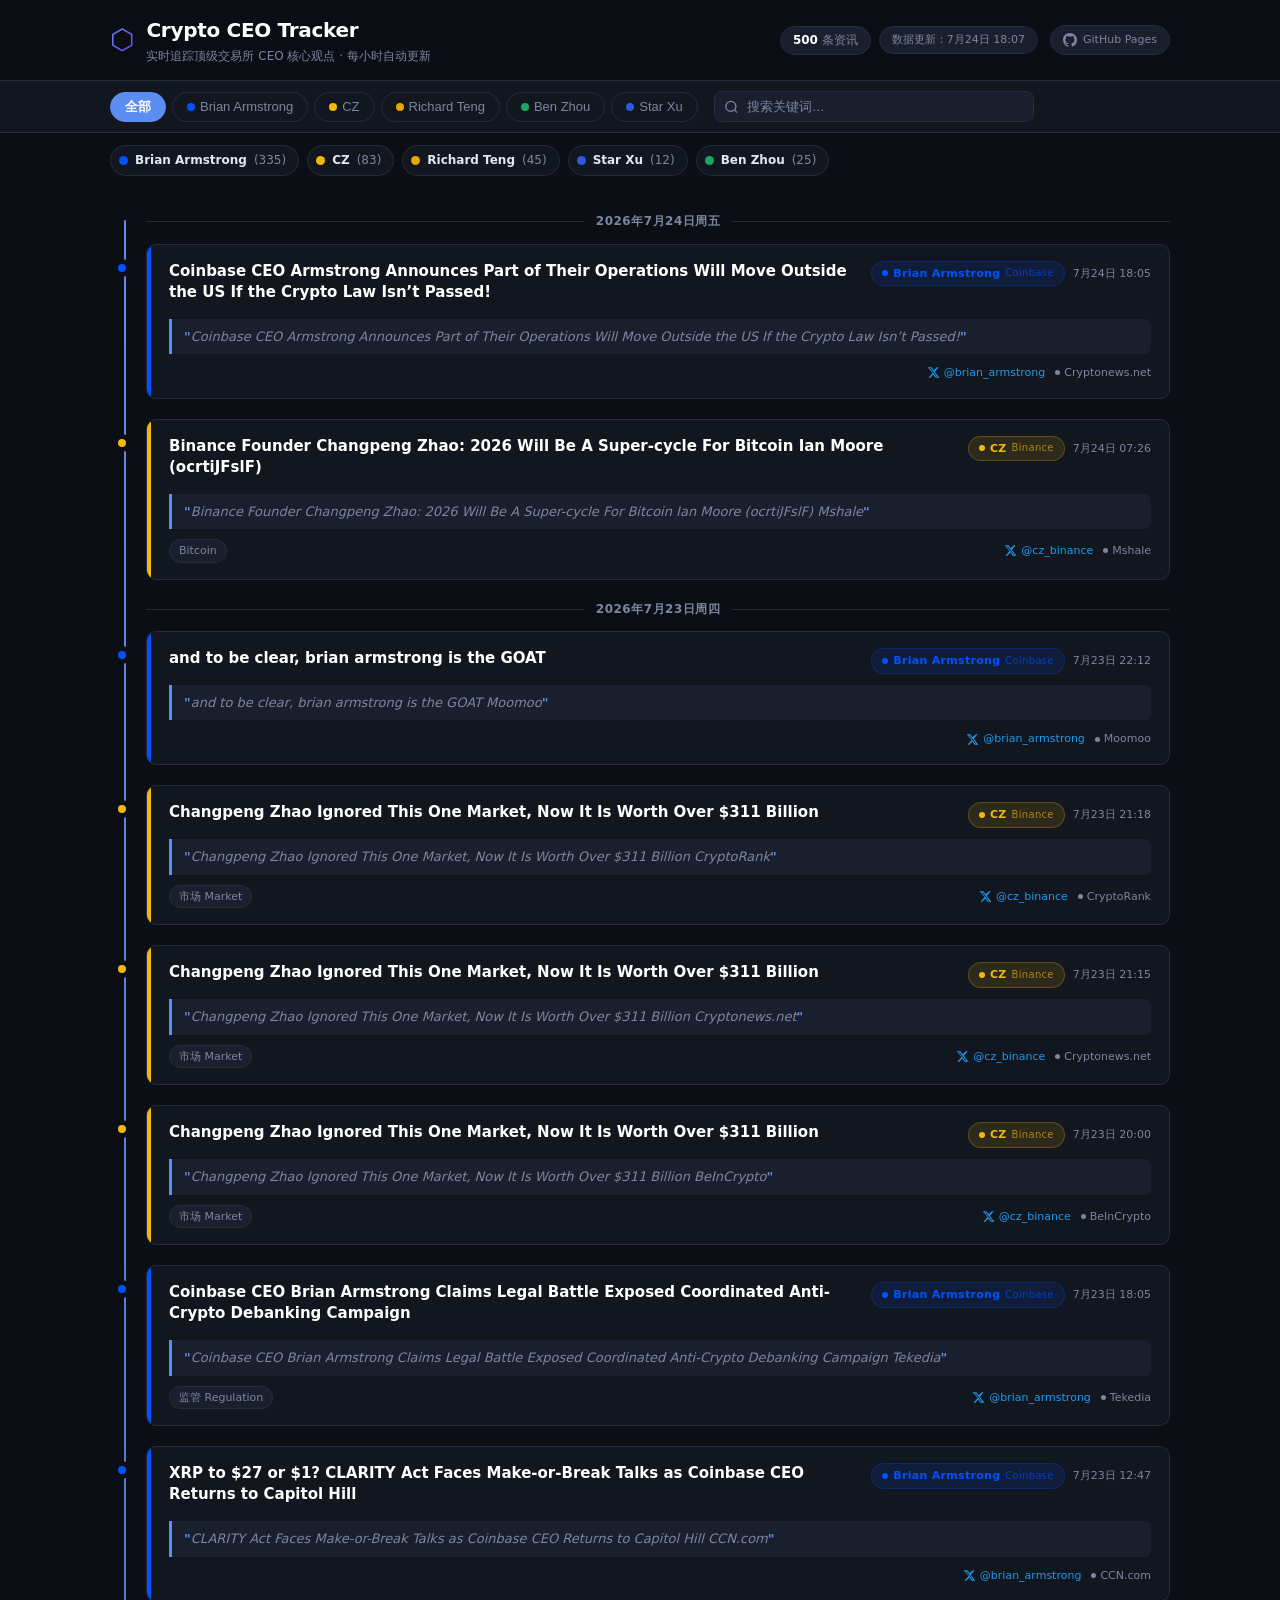
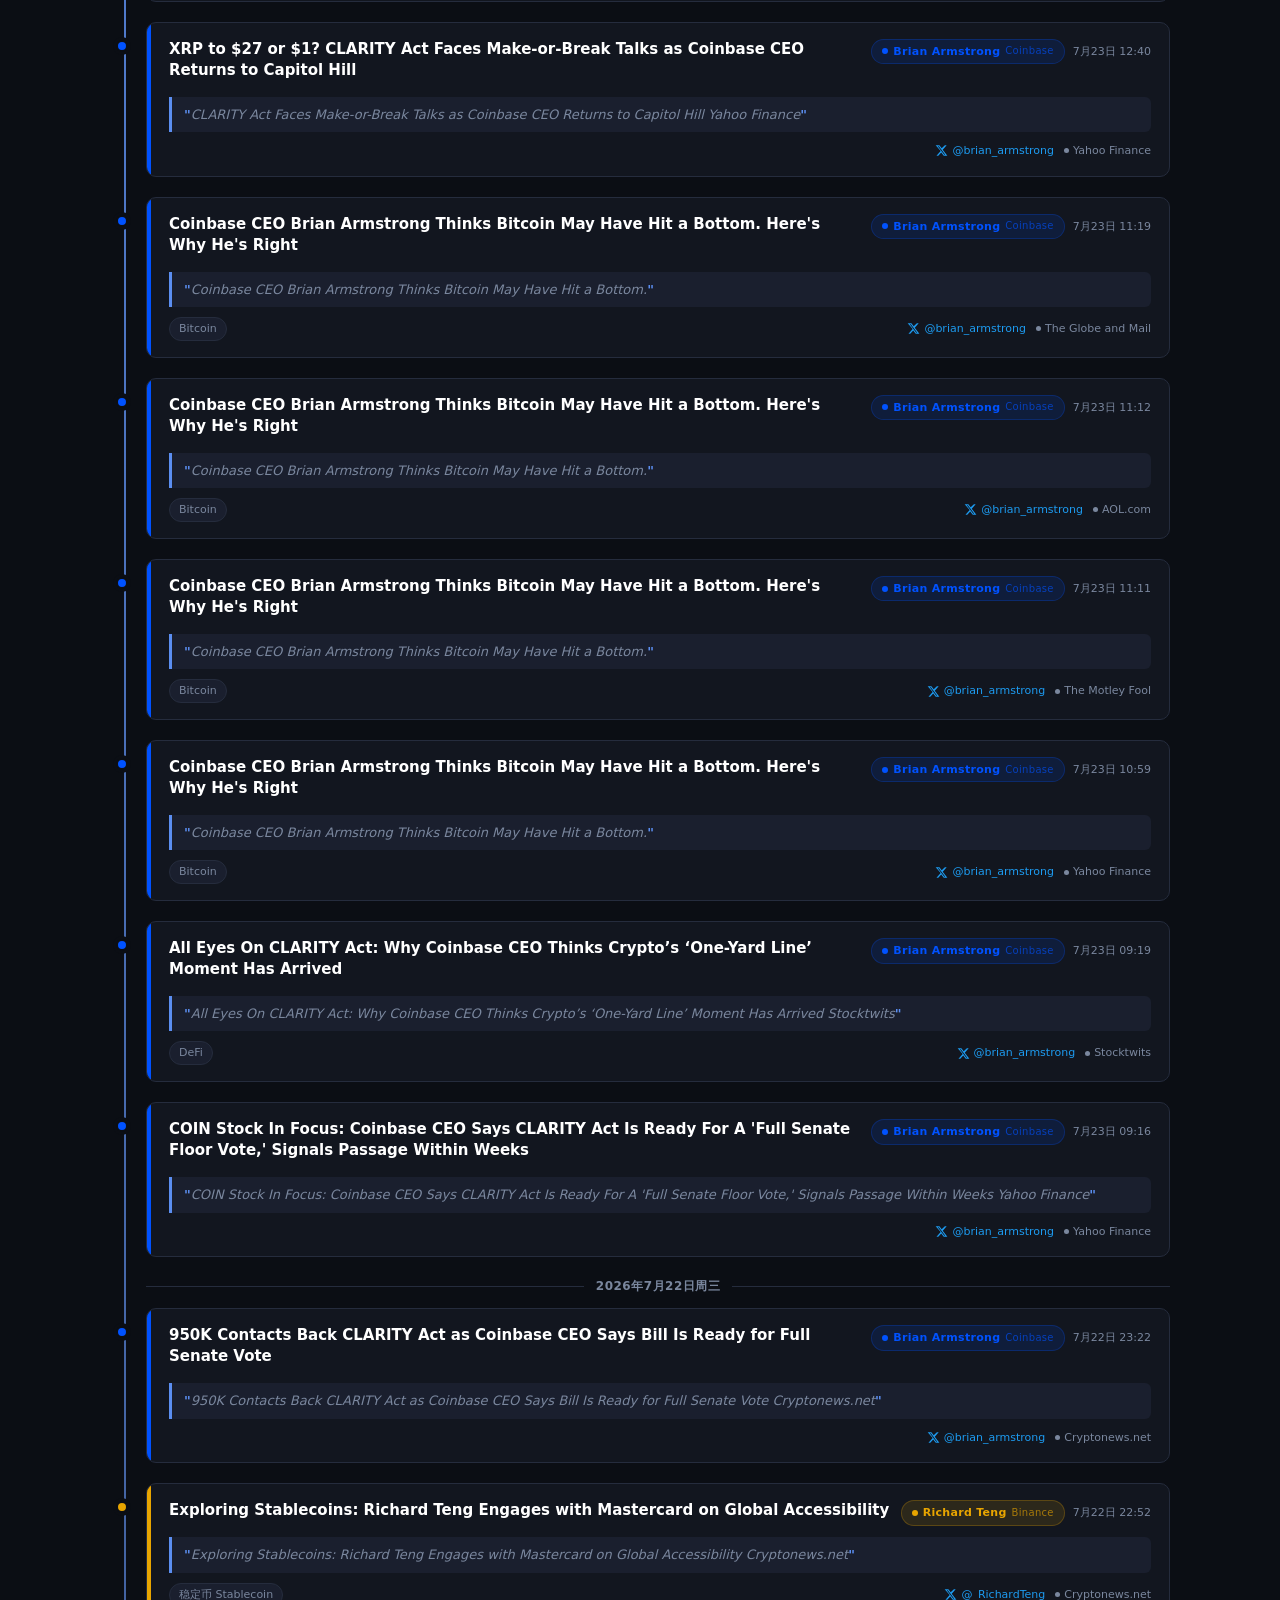
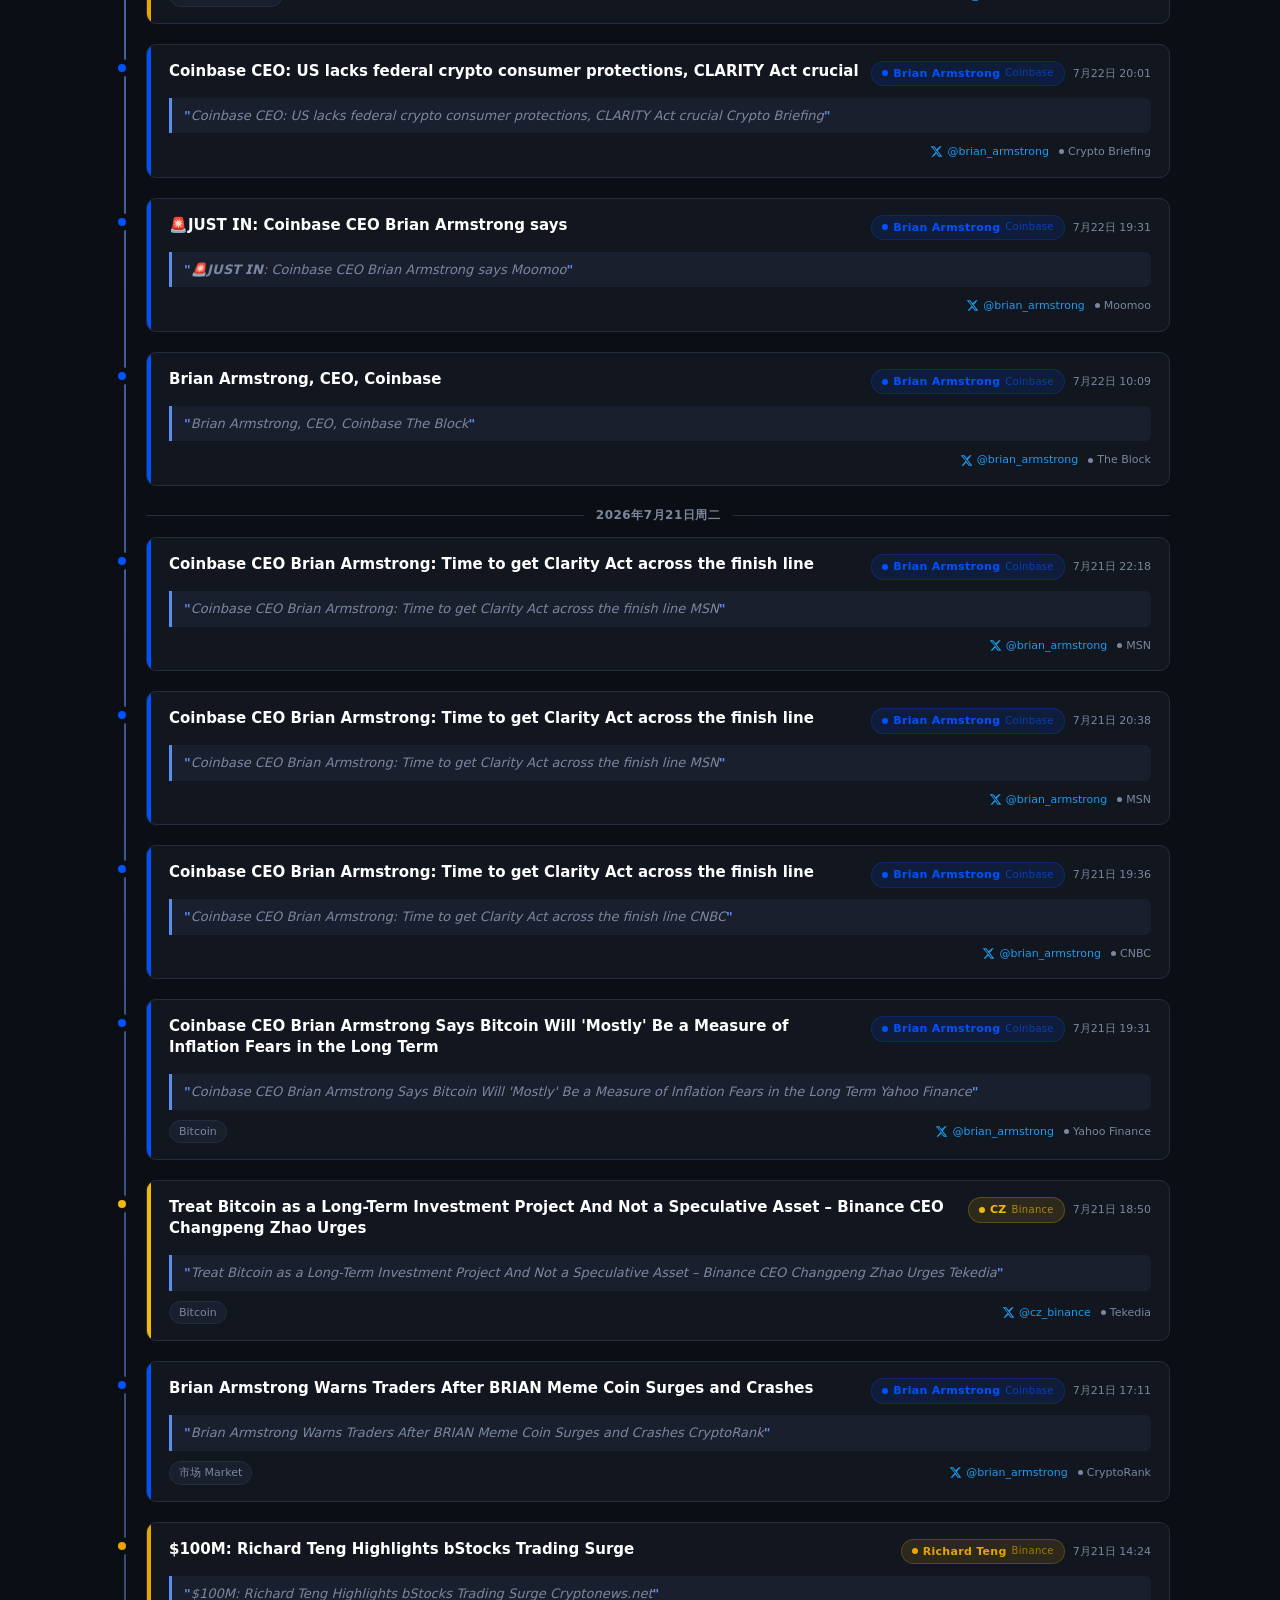
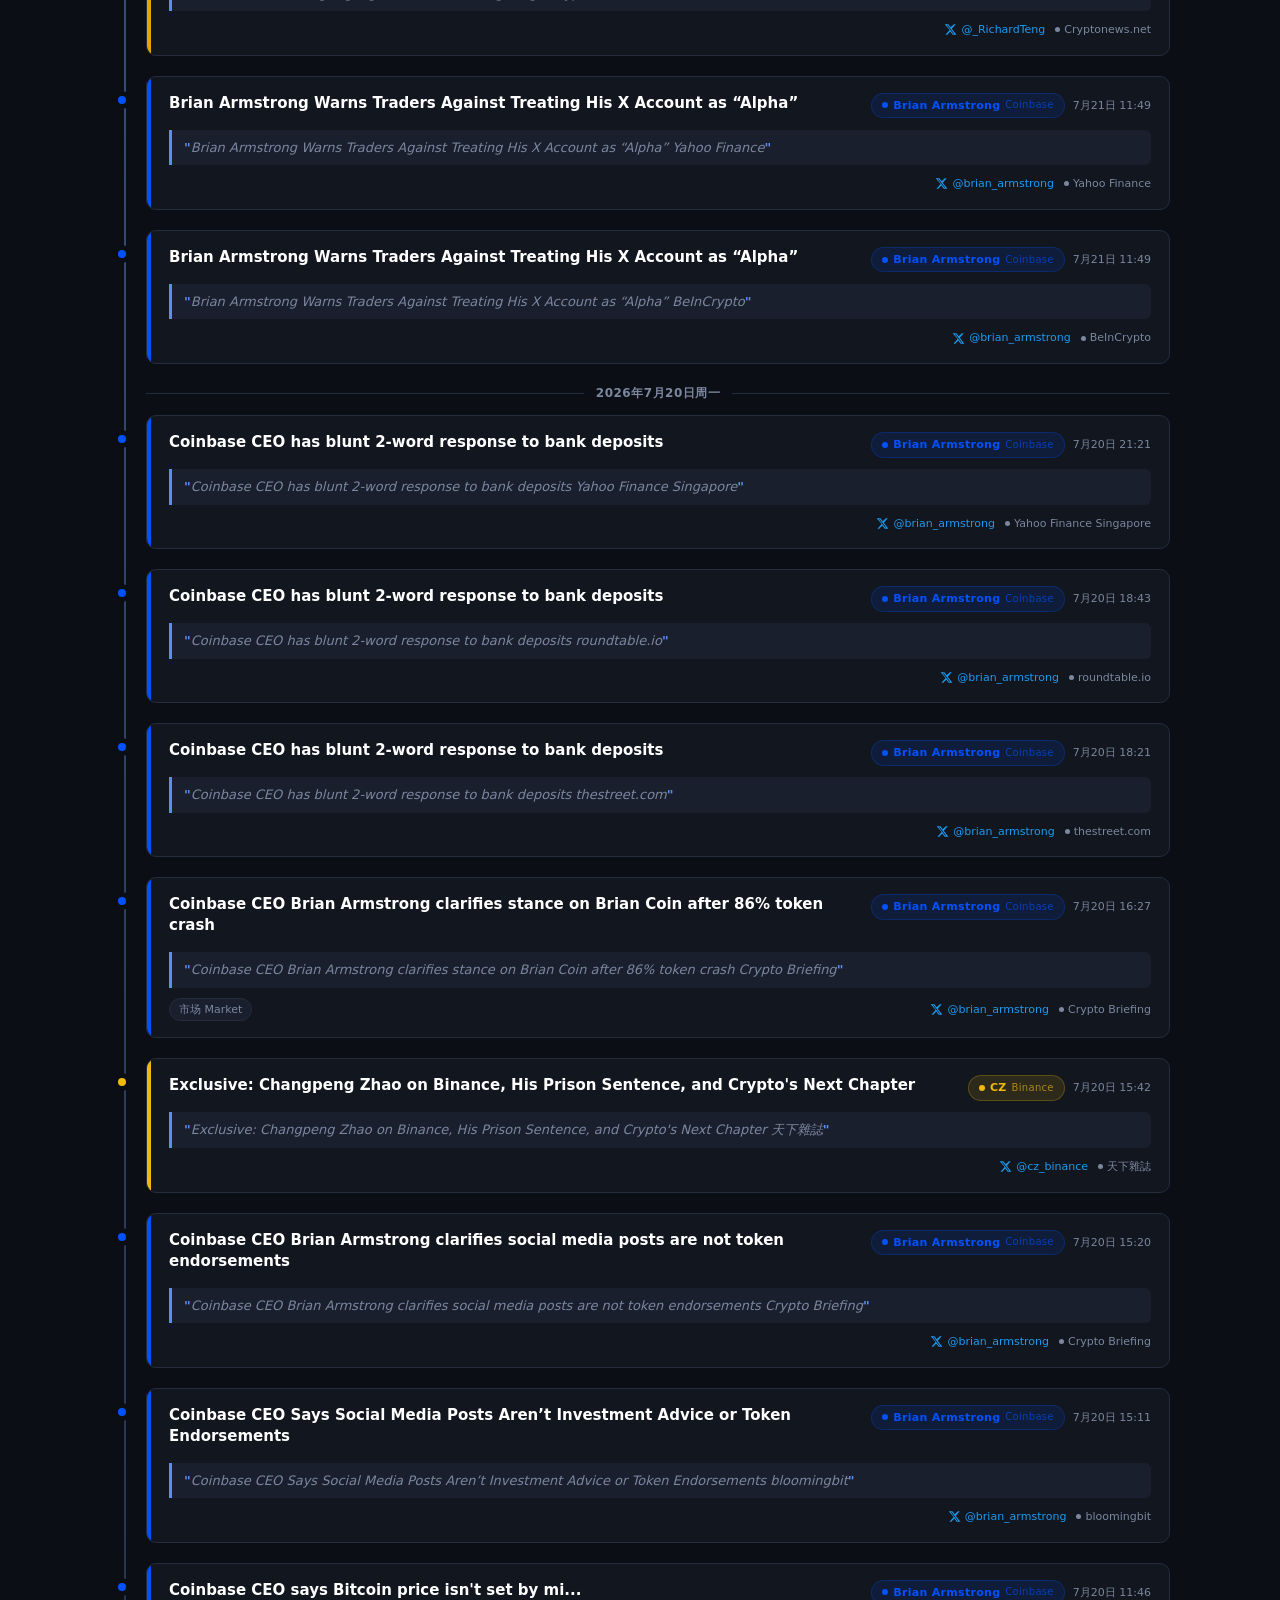
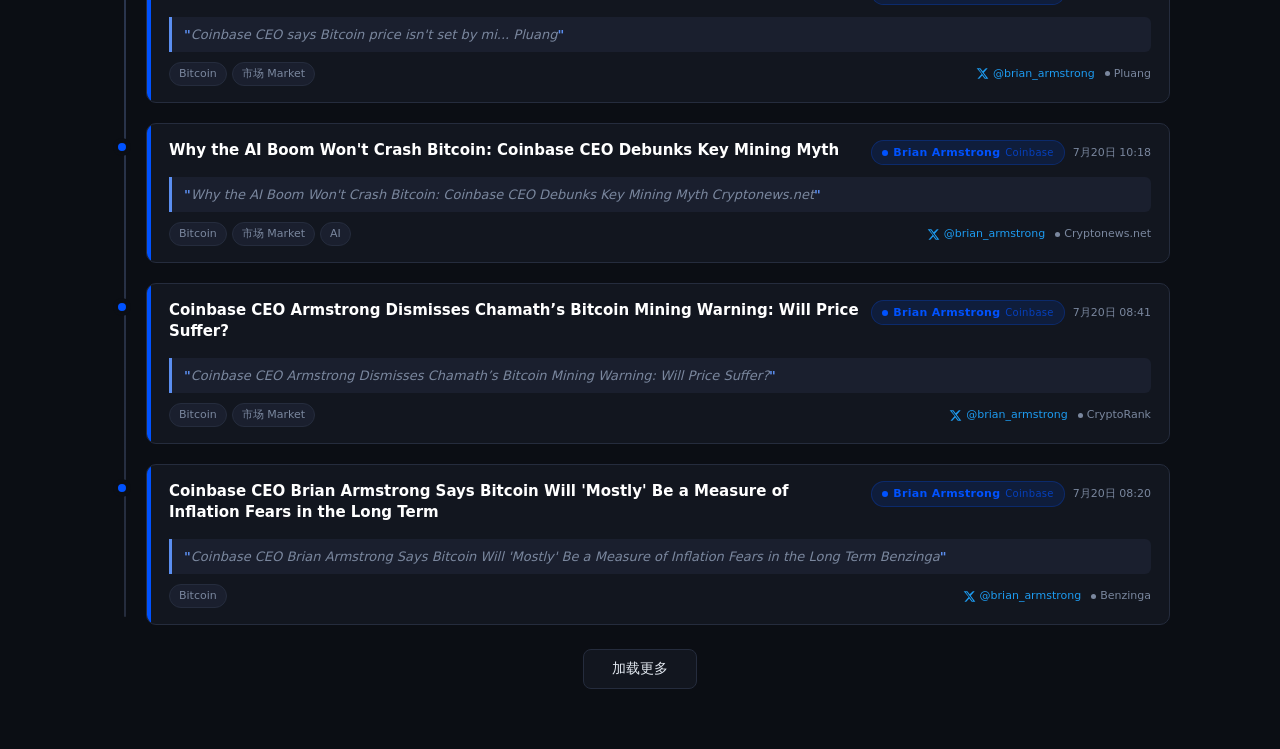
<file: docs/index.html>
<!DOCTYPE html>
<html lang="en">
<head>
  <meta charset="UTF-8" />
  <meta name="viewport" content="width=device-width, initial-scale=1.0" />
  <title>Crypto CEO Tracker</title>
  <link rel="stylesheet" href="style.css" />
</head>
<body>

  <!-- ===== HEADER ===== -->
  <header class="site-header">
    <div class="header-inner">
      <div class="brand">
        <span class="brand-icon">⬡</span>
        <div>
          <h1 class="brand-title">Crypto CEO Tracker</h1>
          <p class="brand-sub">实时追踪顶级交易所 CEO 核心观点 · 每小时自动更新</p>
        </div>
      </div>

      <div class="header-right">
        <div class="stats-chips" id="statsChips">
          <span class="stat-chip" id="statTotal">
            <span class="stat-num">—</span> 条资讯
          </span>
          <span class="stat-chip update-chip">
            数据更新：<span id="lastUpdated">加载中…</span>
          </span>
        </div>
        <!-- No manual refresh button in static version — data updates via GitHub Actions -->
        <span class="gh-badge">
          <svg width="14" height="14" viewBox="0 0 24 24" fill="currentColor">
            <path d="M12 0C5.37 0 0 5.37 0 12c0 5.31 3.435 9.795 8.205 11.385.6.105.825-.255.825-.57 0-.285-.015-1.23-.015-2.235-3.015.555-3.795-.735-4.035-1.41-.135-.345-.72-1.41-1.23-1.695-.42-.225-1.02-.78-.015-.795.945-.015 1.62.87 1.845 1.23 1.08 1.815 2.805 1.305 3.495.99.105-.78.42-1.305.765-1.605-2.67-.3-5.46-1.335-5.46-5.925 0-1.305.465-2.385 1.23-3.225-.12-.3-.54-1.53.12-3.18 0 0 1.005-.315 3.3 1.23.96-.27 1.98-.405 3-.405s2.04.135 3 .405c2.295-1.56 3.3-1.23 3.3-1.23.66 1.65.24 2.88.12 3.18.765.84 1.23 1.905 1.23 3.225 0 4.605-2.805 5.625-5.475 5.925.435.375.81 1.095.81 2.22 0 1.605-.015 2.895-.015 3.3 0 .315.225.69.825.57A12.02 12.02 0 0 0 24 12c0-6.63-5.37-12-12-12z"/>
          </svg>
          GitHub Pages
        </span>
      </div>
    </div>
  </header>

  <!-- ===== CONTROLS ===== -->
  <div class="controls-bar">
    <div class="controls-inner">
      <div class="ceo-tabs" id="ceoTabs">
        <button class="ceo-tab active" data-ceo="all" onclick="filterByCEO('all', this)">
          全部
        </button>
      </div>
      <div class="search-wrap">
        <svg class="search-icon" viewBox="0 0 24 24" fill="none"
             stroke="currentColor" stroke-width="2">
          <circle cx="11" cy="11" r="8"></circle>
          <line x1="21" y1="21" x2="16.65" y2="16.65"></line>
        </svg>
        <input type="text" id="searchInput" class="search-input"
               placeholder="搜索关键词…" oninput="onSearch()" />
        <button class="search-clear" id="searchClear" onclick="clearSearch()">✕</button>
      </div>
    </div>
  </div>

  <!-- ===== CEO STATS BAR ===== -->
  <div class="ceo-stats-bar" id="ceoStatsBar"></div>

  <!-- ===== ACTIVE TAG FILTER ===== -->
  <div class="active-tag-bar" id="activeTagBar" style="display:none;">
    <span>标签筛选：</span>
    <span class="active-tag" id="activeTagLabel"></span>
    <button onclick="clearTagFilter()">✕ 清除</button>
  </div>

  <!-- ===== MAIN TIMELINE ===== -->
  <main class="main-content">
    <div id="loadingState" class="loading-state">
      <div class="spinner"></div>
      <p>正在加载数据…</p>
    </div>
    <div id="emptyState" class="empty-state" style="display:none;">
      <span class="empty-icon">📭</span>
      <p>暂无匹配结果</p>
    </div>
    <div class="timeline" id="timeline"></div>
    <div class="load-more-wrap" id="loadMoreWrap" style="display:none;">
      <button class="btn-load-more" onclick="showMore()">加载更多</button>
    </div>
  </main>

  <div class="toast" id="toast"></div>

  <script src="app.js"></script>
</body>
</html>
</file>
<file: docs/style.css>
/* ===================================================================
   Crypto CEO Tracker — Dark Theme Stylesheet
   =================================================================== */

/* ---------- Reset & Base ---------- */
*, *::before, *::after { box-sizing: border-box; margin: 0; padding: 0; }

:root {
  --bg:        #0b0e14;
  --bg2:       #12161f;
  --bg3:       #1a1f2e;
  --border:    #252c3d;
  --text:      #e2e8f0;
  --text-muted:#7a879e;
  --accent:    #5b8ef0;
  --accent-glow: rgba(91,142,240,.18);
  --radius:    10px;
  --shadow:    0 4px 24px rgba(0,0,0,.4);
  --font: 'Inter', 'Segoe UI', system-ui, -apple-system, sans-serif;
  --timeline-line: #252c3d;
}

html { scroll-behavior: smooth; }

body {
  background: var(--bg);
  color: var(--text);
  font-family: var(--font);
  font-size: 14px;
  line-height: 1.6;
  min-height: 100vh;
}

a { color: var(--accent); text-decoration: none; }
a:hover { text-decoration: underline; }

/* ---------- Header ---------- */
.site-header {
  position: sticky;
  top: 0;
  z-index: 100;
  background: rgba(11,14,20,.92);
  backdrop-filter: blur(12px);
  border-bottom: 1px solid var(--border);
}

.header-inner {
  max-width: 1100px;
  margin: 0 auto;
  padding: 14px 20px;
  display: flex;
  align-items: center;
  justify-content: space-between;
  gap: 16px;
  flex-wrap: wrap;
}

.brand { display: flex; align-items: center; gap: 12px; }

.brand-icon {
  font-size: 28px;
  background: linear-gradient(135deg, #5b8ef0, #7c3aed);
  -webkit-background-clip: text;
  -webkit-text-fill-color: transparent;
  background-clip: text;
  line-height: 1;
}

.brand-title {
  font-size: 20px;
  font-weight: 700;
  letter-spacing: -.3px;
  color: #fff;
}
.brand-sub { font-size: 12px; color: var(--text-muted); margin-top: 1px; }

.header-right {
  display: flex;
  align-items: center;
  gap: 12px;
  flex-wrap: wrap;
}

.stats-chips { display: flex; align-items: center; gap: 8px; flex-wrap: wrap; }

.stat-chip {
  background: var(--bg3);
  border: 1px solid var(--border);
  border-radius: 20px;
  padding: 4px 12px;
  font-size: 12px;
  color: var(--text-muted);
}
.stat-num { color: #fff; font-weight: 600; }
.update-chip { font-size: 11px; }

.btn-refresh {
  display: flex;
  align-items: center;
  gap: 6px;
  background: var(--accent);
  color: #fff;
  border: none;
  border-radius: 8px;
  padding: 8px 16px;
  font-size: 13px;
  font-weight: 600;
  cursor: pointer;
  transition: opacity .2s, transform .1s;
}
.btn-refresh:hover { opacity: .88; }
.btn-refresh:active { transform: scale(.97); }
.btn-refresh svg { width: 15px; height: 15px; }
.btn-refresh.spinning svg { animation: spin 1s linear infinite; }
@keyframes spin { to { transform: rotate(360deg); } }

/* ---------- Controls Bar ---------- */
.controls-bar {
  background: var(--bg2);
  border-bottom: 1px solid var(--border);
  position: sticky;
  top: 61px;
  z-index: 90;
}

.controls-inner {
  max-width: 1100px;
  margin: 0 auto;
  padding: 10px 20px;
  display: flex;
  align-items: center;
  gap: 16px;
  flex-wrap: wrap;
}

/* CEO tabs */
.ceo-tabs { display: flex; gap: 6px; flex-wrap: wrap; }

.ceo-tab {
  border: 1px solid var(--border);
  background: transparent;
  color: var(--text-muted);
  border-radius: 20px;
  padding: 5px 14px;
  font-size: 13px;
  font-weight: 500;
  cursor: pointer;
  transition: all .2s;
  white-space: nowrap;
}
.ceo-tab:hover { border-color: var(--accent); color: var(--text); }
.ceo-tab.active {
  background: var(--accent);
  border-color: var(--accent);
  color: #fff;
  font-weight: 600;
}

/* Search */
.search-wrap {
  position: relative;
  flex: 1;
  min-width: 180px;
  max-width: 320px;
}
.search-icon {
  position: absolute;
  left: 10px;
  top: 50%;
  transform: translateY(-50%);
  width: 15px;
  height: 15px;
  color: var(--text-muted);
  pointer-events: none;
}
.search-input {
  width: 100%;
  background: var(--bg3);
  border: 1px solid var(--border);
  color: var(--text);
  border-radius: 8px;
  padding: 7px 32px 7px 32px;
  font-size: 13px;
  outline: none;
  transition: border-color .2s;
}
.search-input:focus { border-color: var(--accent); }
.search-input::placeholder { color: var(--text-muted); }
.search-clear {
  position: absolute;
  right: 8px;
  top: 50%;
  transform: translateY(-50%);
  background: none;
  border: none;
  color: var(--text-muted);
  cursor: pointer;
  font-size: 13px;
  display: none;
  line-height: 1;
}

/* ---------- CEO Stats Bar ---------- */
.ceo-stats-bar {
  max-width: 1100px;
  margin: 12px auto;
  padding: 0 20px;
  display: flex;
  gap: 8px;
  flex-wrap: wrap;
}

.ceo-stat-pill {
  display: flex;
  align-items: center;
  gap: 7px;
  background: var(--bg2);
  border: 1px solid var(--border);
  border-radius: 20px;
  padding: 5px 12px 5px 8px;
  font-size: 12px;
  color: var(--text-muted);
}
.ceo-dot {
  width: 9px;
  height: 9px;
  border-radius: 50%;
  flex-shrink: 0;
}
.ceo-stat-pill strong { color: var(--text); }

/* ---------- Active Tag Bar ---------- */
.active-tag-bar {
  max-width: 1100px;
  margin: 0 auto 8px;
  padding: 0 20px;
  display: flex;
  align-items: center;
  gap: 8px;
  font-size: 13px;
  color: var(--text-muted);
}
.active-tag {
  background: var(--accent-glow);
  border: 1px solid var(--accent);
  color: var(--accent);
  border-radius: 12px;
  padding: 2px 10px;
  font-size: 12px;
}
.active-tag-bar button {
  background: none;
  border: none;
  color: var(--text-muted);
  cursor: pointer;
  font-size: 12px;
  padding: 2px 6px;
}
.active-tag-bar button:hover { color: var(--text); }

/* ---------- Main / Timeline ---------- */
.main-content {
  max-width: 1100px;
  margin: 0 auto;
  padding: 4px 20px 60px;
}

.timeline {
  position: relative;
  padding-left: 36px;
}

/* Vertical line */
.timeline::before {
  content: "";
  position: absolute;
  left: 14px;
  top: 8px;
  bottom: 8px;
  width: 2px;
  background: linear-gradient(to bottom, var(--accent) 0%, var(--border) 100%);
  border-radius: 2px;
}

/* ---------- Timeline Item ---------- */
.tl-item {
  position: relative;
  margin-bottom: 20px;
  animation: fadeIn .3s ease both;
}

@keyframes fadeIn {
  from { opacity: 0; transform: translateY(8px); }
  to   { opacity: 1; transform: translateY(0); }
}

/* Dot on the timeline */
.tl-dot {
  position: absolute;
  left: -30px;
  top: 18px;
  width: 12px;
  height: 12px;
  border-radius: 50%;
  border: 2px solid var(--bg);
  flex-shrink: 0;
  box-shadow: 0 0 0 3px var(--bg);
}

/* Card */
.tl-card {
  background: var(--bg2);
  border: 1px solid var(--border);
  border-radius: var(--radius);
  padding: 16px 18px 16px 22px;
  transition: border-color .2s, box-shadow .2s;
  position: relative;
  overflow: hidden;
}
.card-accent-bar {
  position: absolute;
  left: 0; top: 0; bottom: 0;
  width: 4px;
  border-radius: 4px 0 0 4px;
}
.tl-card:hover {
  border-color: rgba(91,142,240,.4);
  box-shadow: var(--shadow);
}

/* Card header */
.card-header {
  display: flex;
  align-items: flex-start;
  justify-content: space-between;
  gap: 10px;
  margin-bottom: 8px;
}

.card-meta {
  display: flex;
  align-items: center;
  gap: 8px;
  flex-wrap: wrap;
  flex-shrink: 0;
}

.ceo-badge {
  display: flex;
  align-items: center;
  gap: 5px;
  border-radius: 20px;
  padding: 3px 10px;
  font-size: 11px;
  font-weight: 700;
  letter-spacing: .3px;
  color: #fff;
  white-space: nowrap;
}
.ceo-badge-dot {
  width: 6px; height: 6px;
  border-radius: 50%;
  background: rgba(255,255,255,.6);
  flex-shrink: 0;
}

.card-date {
  font-size: 11px;
  color: var(--text-muted);
  white-space: nowrap;
}

/* Title */
.card-title {
  font-size: 15px;
  font-weight: 600;
  color: #fff;
  line-height: 1.4;
  margin-bottom: 8px;
}
.card-title a { color: inherit; }
.card-title a:hover { color: var(--accent); text-decoration: none; }

/* Key quote */
.card-quote {
  background: var(--bg3);
  border-left: 3px solid var(--accent);
  border-radius: 0 6px 6px 0;
  padding: 8px 12px;
  font-size: 13px;
  color: var(--text-muted);
  font-style: italic;
  margin-bottom: 10px;
  line-height: 1.5;
}
.card-quote::before { content: '"'; color: var(--accent); font-style: normal; font-weight: 700; }
.card-quote::after  { content: '"'; color: var(--accent); font-style: normal; font-weight: 700; }

/* Footer */
.card-footer {
  display: flex;
  align-items: center;
  justify-content: space-between;
  gap: 8px;
  flex-wrap: wrap;
  margin-top: 10px;
}

.card-tags { display: flex; gap: 5px; flex-wrap: wrap; }

.tag {
  background: var(--bg3);
  border: 1px solid var(--border);
  border-radius: 12px;
  padding: 2px 9px;
  font-size: 11px;
  color: var(--text-muted);
  cursor: pointer;
  transition: all .15s;
  user-select: none;
}
.tag:hover {
  border-color: var(--accent);
  color: var(--accent);
  background: var(--accent-glow);
}
.tag.active-tag-pill {
  border-color: var(--accent);
  color: var(--accent);
  background: var(--accent-glow);
}

.card-source {
  font-size: 11px;
  color: var(--text-muted);
  display: flex;
  align-items: center;
  gap: 4px;
}
.source-dot { width: 5px; height: 5px; background: var(--text-muted); border-radius: 50%; }

/* Twitter link */
.twitter-link {
  font-size: 11px;
  color: #1d9bf0;
  display: flex;
  align-items: center;
  gap: 4px;
}
.twitter-link:hover { text-decoration: underline; }

/* ---------- Loading / Empty ---------- */
.loading-state, .empty-state {
  text-align: center;
  padding: 80px 20px;
  color: var(--text-muted);
}
.empty-icon { font-size: 48px; display: block; margin-bottom: 12px; }

.spinner {
  width: 36px; height: 36px;
  border: 3px solid var(--border);
  border-top-color: var(--accent);
  border-radius: 50%;
  animation: spin 0.8s linear infinite;
  margin: 0 auto 16px;
}

/* ---------- Load More ---------- */
.load-more-wrap {
  text-align: center;
  margin-top: 24px;
}
.btn-load-more {
  background: var(--bg2);
  border: 1px solid var(--border);
  color: var(--text);
  border-radius: 8px;
  padding: 10px 28px;
  font-size: 14px;
  cursor: pointer;
  transition: border-color .2s, background .2s;
}
.btn-load-more:hover {
  border-color: var(--accent);
  background: var(--bg3);
}

/* ---------- Toast ---------- */
.toast {
  position: fixed;
  bottom: 24px;
  right: 24px;
  background: var(--bg3);
  border: 1px solid var(--border);
  color: var(--text);
  border-radius: 8px;
  padding: 10px 18px;
  font-size: 13px;
  box-shadow: var(--shadow);
  opacity: 0;
  transform: translateY(8px);
  transition: opacity .3s, transform .3s;
  pointer-events: none;
  z-index: 999;
}
.toast.show {
  opacity: 1;
  transform: translateY(0);
}

/* ---------- Responsive ---------- */
@media (max-width: 640px) {
  .header-inner { flex-direction: column; align-items: flex-start; }
  .timeline { padding-left: 24px; }
  .timeline::before { left: 8px; }
  .tl-dot { left: -20px; }
  .card-header { flex-direction: column; }
}

/* ---------- Date separator ---------- */
.date-separator {
  display: flex;
  align-items: center;
  gap: 12px;
  margin: 20px 0 12px;
  color: var(--text-muted);
  font-size: 12px;
  font-weight: 600;
  letter-spacing: .5px;
  text-transform: uppercase;
}
.date-separator::before, .date-separator::after {
  content: "";
  flex: 1;
  height: 1px;
  background: var(--border);
}

/* ---------- GitHub Pages badge ---------- */
.gh-badge {
  display: flex;
  align-items: center;
  gap: 6px;
  background: var(--bg3);
  border: 1px solid var(--border);
  border-radius: 20px;
  padding: 5px 12px;
  font-size: 11px;
  color: var(--text-muted);
}
</file>
